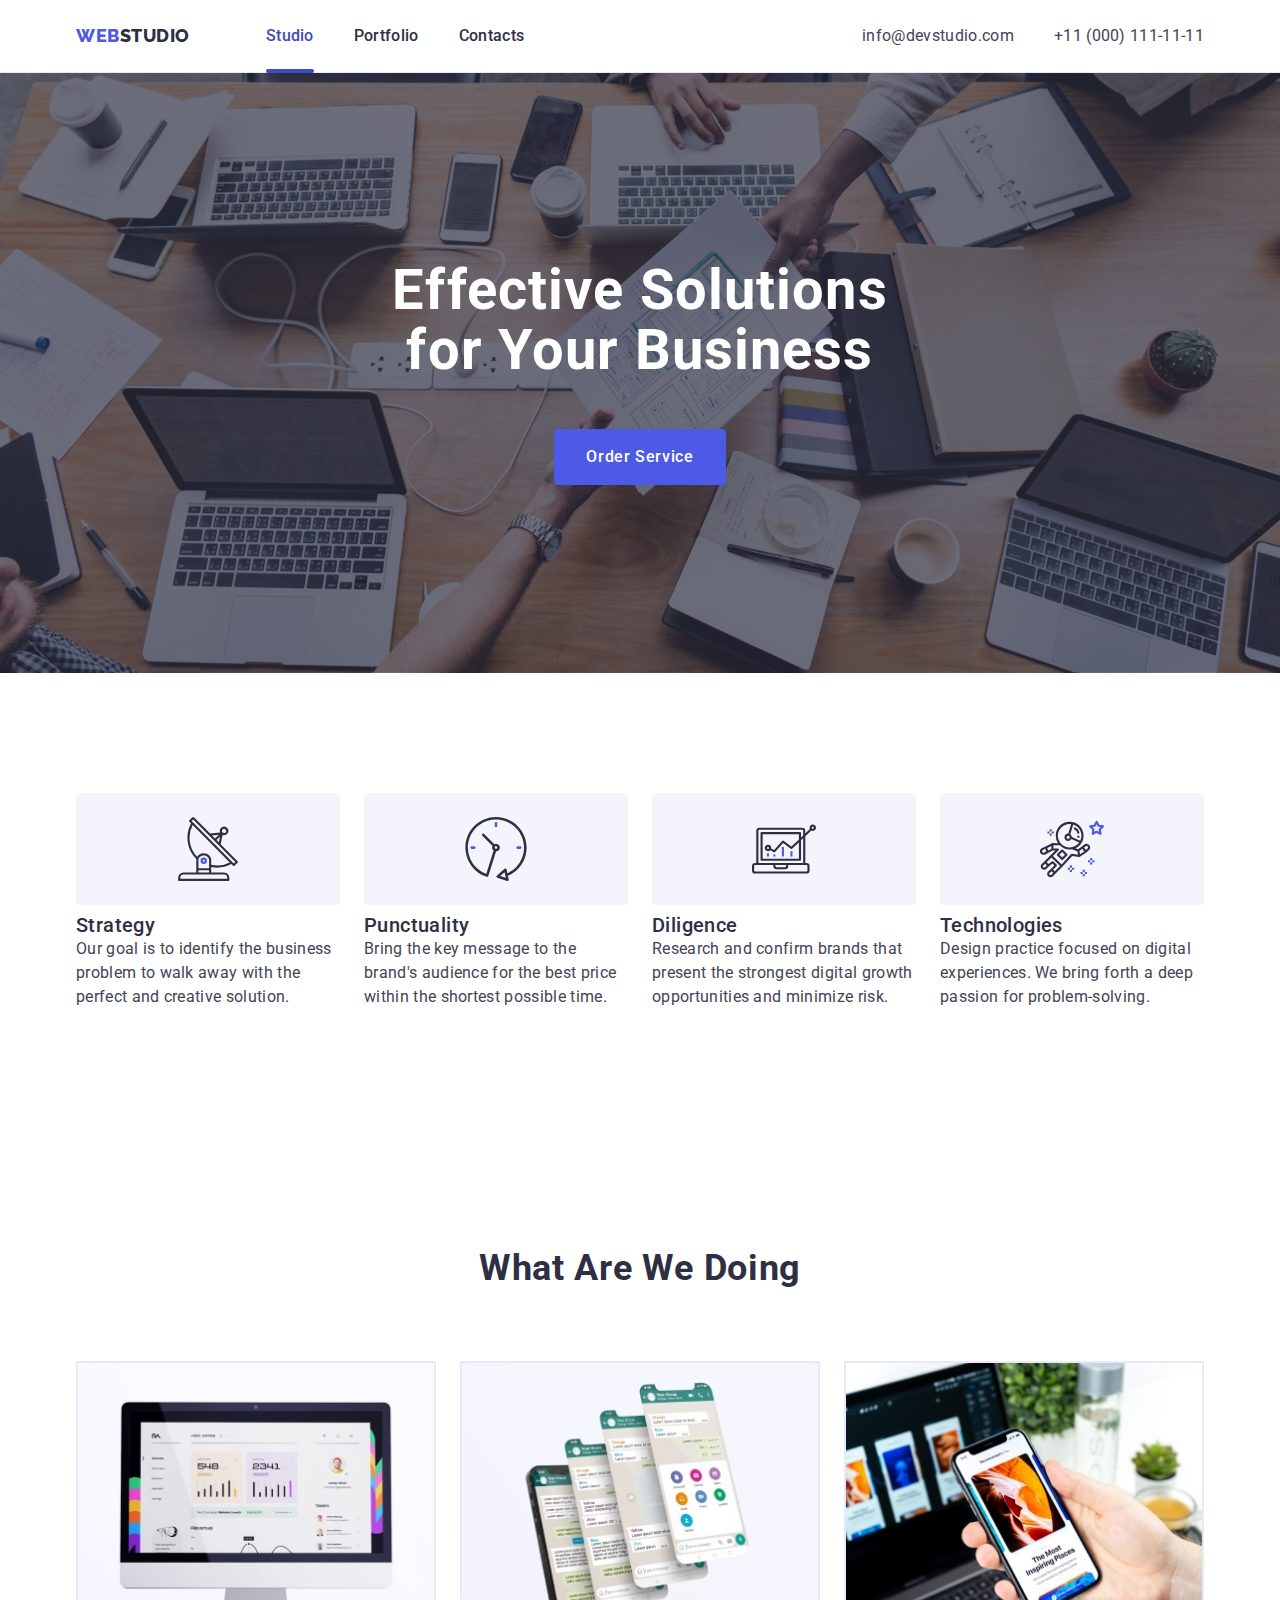
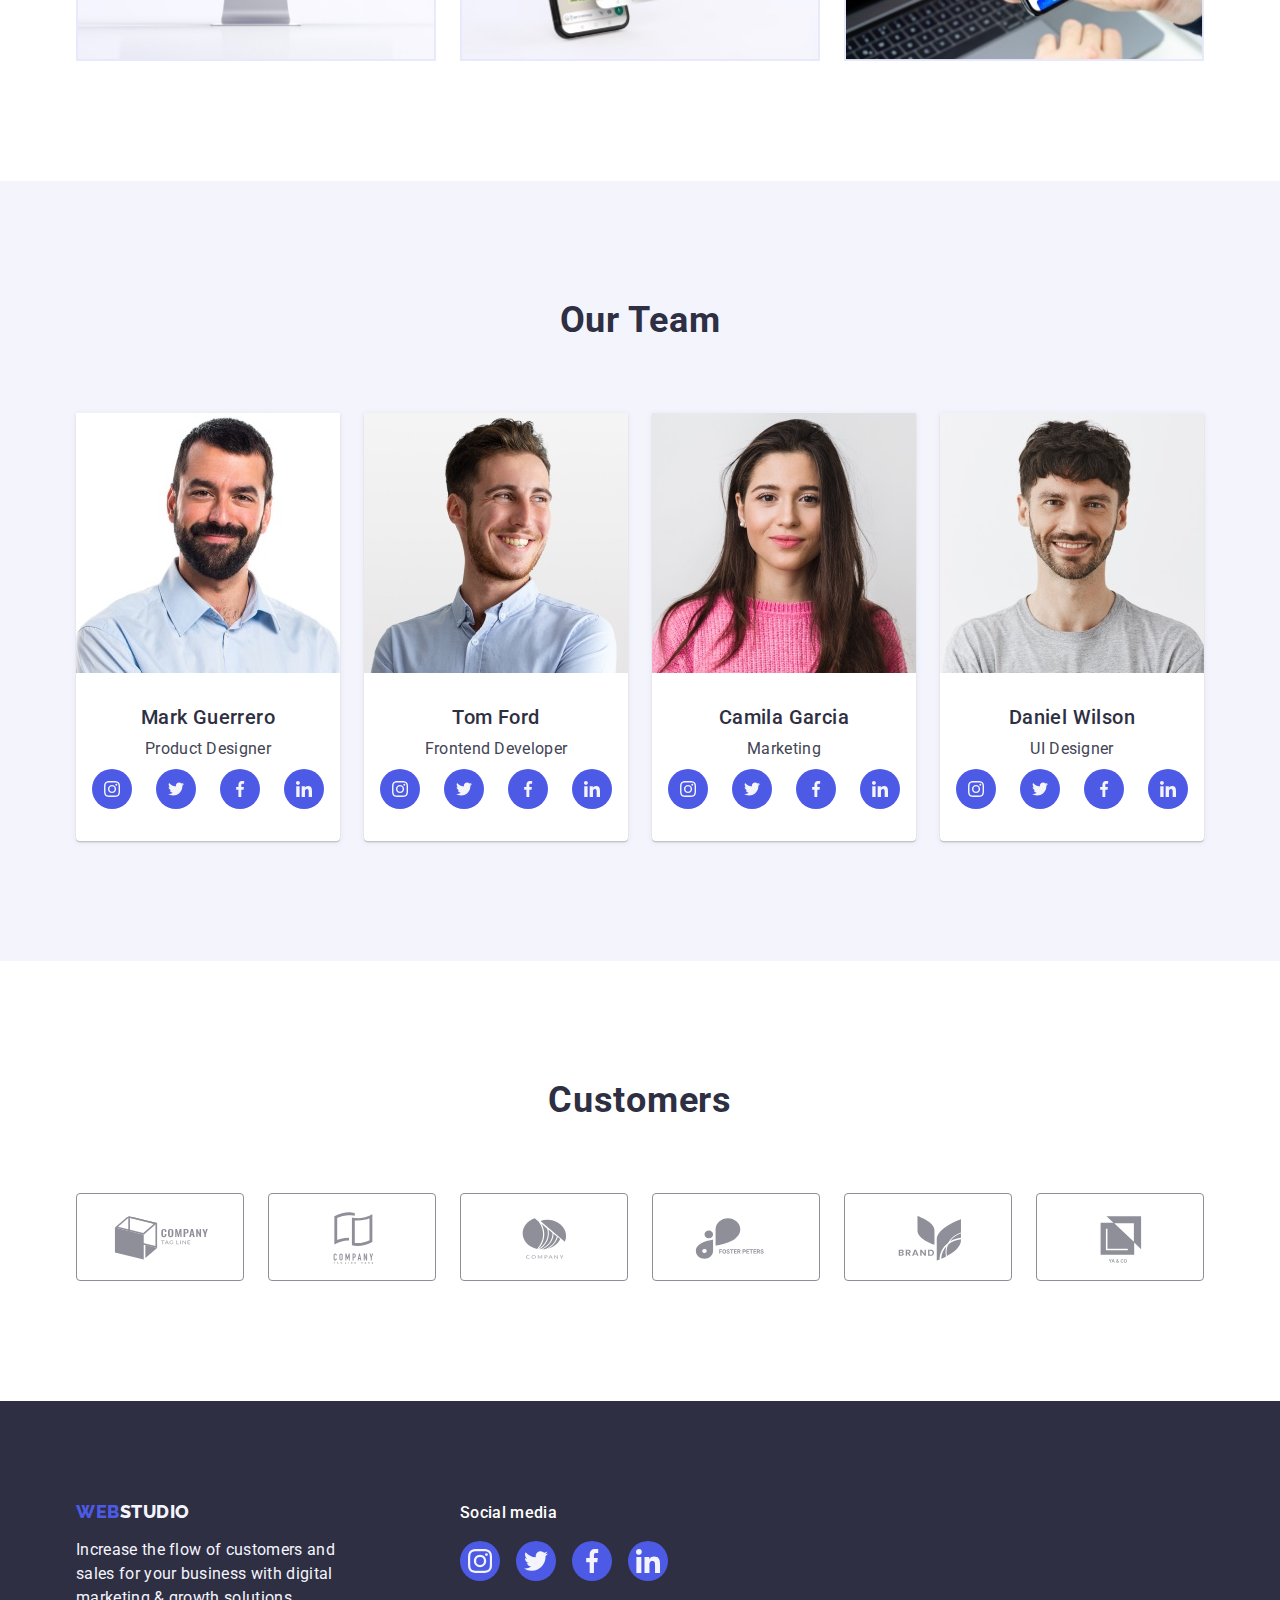
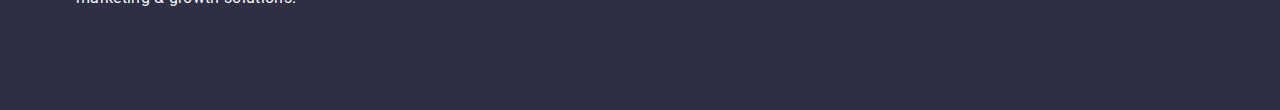
<file: index.html>
<!DOCTYPE html>
<html lang="en">
  <head>
    <meta charset="UTF-8" />
    <meta name="viewport" content="width=device-width, initial-scale=1.0" />
    <title>WebStudio</title>
    <link rel="preconnect" href="https://fonts.googleapis.com" />
    <link rel="preconnect" href="https://fonts.gstatic.com" crossorigin />
    <link
      href="https://fonts.googleapis.com/css2?family=Raleway:wght@800&family=Roboto:wght@400;500;700&display=swap"
      rel="stylesheet"
    />
    <link rel="stylesheet" href="./css/lib/modern-normalize.min.css" />
    <link rel="stylesheet" href="./css/style.css" />
  </head>
  <body>
    <!-- Header -->
    <header id="header" class="header">
      <div class="container">
        <nav class="header-nav">
          <a class="header-logo logo link" href="./index.html"
            >Web<span class="logo-accent">Studio</span></a
          >
          <ul class="header-list list">
            <li class="header-list-item item">
              <a class="header-list-link link current" href="./index.html"
                >Studio</a
              >
            </li>
            <li class="header-list-item item">
              <a class="header-list-link link" href="./portfolio.html"
                >Portfolio</a
              >
            </li>
            <li class="header-list-item item">
              <a class="header-list-link link" href="">Contacts</a>
            </li>
          </ul>
        </nav>
        <address class="header-adress adress">
          <ul class="header-adress-list list">
            <li class="header-adress-list-item item">
              <a
                class="header-adress-list-link link"
                href="mailto:info@devstudio.com"
                >info@devstudio.com</a
              >
            </li>
            <li class="header-adress-list-item item">
              <a class="header-adress-list-link link" href="tel:+110001111111"
                >+11 (000) 111-11-11</a
              >
            </li>
          </ul>
        </address>
      </div>
    </header>
    <!-- Main -->
    <main id="main-page" class="page main-page">
      <!-- Hero -->
      <section id="hero" class="hero section">
        <div class="container">
          <h1 class="hero-title title">
            Effective Solutions for Your Business
          </h1>
          <button
            id="order-service"
            class="btn btn-accent order-service"
            type="button"
            data-modal-open
          >
            Order Service
          </button>
        </div>
      </section>
      <!-- Our advantages -->
      <section id="our-advantages" class="advantages section">
        <div class="container">
          <h2 class="advantages-title section-title title visually-hidden">
            Our Advantages
          </h2>
          <ul class="advantages-list list">
            <li class="advantages-list-item item">
              <div class="advantages-item-thumb thumb">
                <svg width="64" height="64">
                  <use href="./images/icons.svg#icon-antenna"></use>
                </svg>
              </div>
              <h3 class="advantages-list-title title">Strategy</h3>
              <p class="advantages-list-text text">
                Our goal is to identify the business problem to walk away with
                the perfect and creative solution.
              </p>
            </li>
            <li class="advantages-list-item item">
              <div class="advantages-item-thumb thumb">
                <svg width="64" height="64">
                  <use href="./images/icons.svg#icon-clock"></use>
                </svg>
              </div>
              <h3 class="advantages-list-title title">Punctuality</h3>
              <p class="advantages-list-text text">
                Bring the key message to the brand's audience for the best price
                within the shortest possible time.
              </p>
            </li>
            <li class="advantages-list-item item">
              <div class="advantages-item-thumb thumb">
                <svg width="64" height="64">
                  <use href="./images/icons.svg#icon-diagram"></use>
                </svg>
              </div>
              <h3 class="advantages-list-title title">Diligence</h3>
              <p class="advantages-list-text text">
                Research and confirm brands that present the strongest digital
                growth opportunities and minimize risk.
              </p>
            </li>
            <li class="advantages-list-item item">
              <div class="advantages-item-thumb thumb">
                <svg width="64" height="64">
                  <use href="./images/icons.svg#icon-astronaut"></use>
                </svg>
              </div>
              <h3 class="advantages-list-title title">Technologies</h3>
              <p class="advantages-list-text text">
                Design practice focused on digital experiences. We bring forth a
                deep passion for problem-solving.
              </p>
            </li>
          </ul>
        </div>
      </section>
      <!-- What are we doing -->
      <section id="services" class="services section">
        <div class="container">
          <h2 class="services-title section-title title">What are we doing</h2>
          <ul class="services-list list">
            <li class="services-list-item item">
              <img
                src="./images/wawd-img-1.jpg"
                alt="Computer"
                width="360"
                height="300"
              />
            </li>
            <li class="services-list-item item">
              <img
                src="./images/wawd-img-2.jpg"
                alt="Phones with different layouts"
                width="360"
                height="300"
              />
            </li>
            <li class="services-list-item item">
              <img
                src="./images/wawd-img-3.jpg"
                alt="Phone in a hand infront of macbook"
                width="360"
                height="300"
              />
            </li>
          </ul>
        </div>
      </section>
      <!-- Our team -->
      <section id="our-team" class="team section">
        <div class="container">
          <h2 class="team-title section-title title">Our Team</h2>
          <ul class="team-list list">
            <li class="team-list-item item">
              <div class="thumb">
                <img
                  src="./images/team/img-1.jpg"
                  alt="Mark Guerrero"
                  width="264"
                  height="260"
                />
              </div>
              <div class="team-item-desc">
                <h3 class="team-list-title title">Mark Guerrero</h3>
                <p class="team-list-text text">Product Designer</p>
                <ul class="team-list-social list">
                  <li class="team-list-social-item item">
                    <a href="" class="team-list-social-link link">
                      <svg class="team-list-social-icon" width="16" height="16">
                        <use href="./images/icons.svg#icon-instagram"></use>
                      </svg>
                    </a>
                  </li>
                  <li class="team-list-social-item item">
                    <a href="" class="team-list-social-link link">
                      <svg class="team-list-social-icon" width="16" height="16">
                        <use href="./images/icons.svg#icon-twitter"></use>
                      </svg>
                    </a>
                  </li>
                  <li class="team-list-social-item item">
                    <a href="" class="team-list-social-link link">
                      <svg class="team-list-social-icon" width="16" height="16">
                        <use href="./images/icons.svg#icon-facebook"></use>
                      </svg>
                    </a>
                  </li>
                  <li class="team-list-social-item item">
                    <a href="" class="team-list-social-link link">
                      <svg class="team-list-social-icon" width="16" height="16">
                        <use href="./images/icons.svg#icon-linkedin"></use>
                      </svg>
                    </a>
                  </li>
                </ul>
              </div>
            </li>
            <li class="team-list-item item">
              <img
                src="./images/team/img-2.jpg"
                alt="Tom Ford"
                width="264"
                height="260"
              />
              <div class="team-item-desc">
                <h3 class="team-list-title title">Tom Ford</h3>
                <p class="team-list-text text">Frontend Developer</p>
                <ul class="team-list-social list">
                  <li class="team-list-social-item item">
                    <a href="" class="team-list-social-link link">
                      <svg class="team-list-social-icon" width="16" height="16">
                        <use href="./images/icons.svg#icon-instagram"></use>
                      </svg>
                    </a>
                  </li>
                  <li class="team-list-social-item item">
                    <a href="" class="team-list-social-link link">
                      <svg class="team-list-social-icon" width="16" height="16">
                        <use href="./images/icons.svg#icon-twitter"></use>
                      </svg>
                    </a>
                  </li>
                  <li class="team-list-social-item item">
                    <a href="" class="team-list-social-link link">
                      <svg class="team-list-social-icon" width="16" height="16">
                        <use href="./images/icons.svg#icon-facebook"></use>
                      </svg>
                    </a>
                  </li>
                  <li class="team-list-social-item item">
                    <a href="" class="team-list-social-link link">
                      <svg class="team-list-social-icon" width="16" height="16">
                        <use href="./images/icons.svg#icon-linkedin"></use>
                      </svg>
                    </a>
                  </li>
                </ul>
              </div>
            </li>
            <li class="team-list-item item">
              <img
                src="./images/team/img-3.jpg"
                alt="Camila Garcia"
                width="264"
                height="260"
              />
              <div class="team-item-desc">
                <h3 class="team-list-title title">Camila Garcia</h3>
                <p class="team-list-text text">Marketing</p>
                <ul class="team-list-social list">
                  <li class="team-list-social-item item">
                    <a href="" class="team-list-social-link link">
                      <svg class="team-list-social-icon" width="16" height="16">
                        <use href="./images/icons.svg#icon-instagram"></use>
                      </svg>
                    </a>
                  </li>
                  <li class="team-list-social-item item">
                    <a href="" class="team-list-social-link link">
                      <svg class="team-list-social-icon" width="16" height="16">
                        <use href="./images/icons.svg#icon-twitter"></use>
                      </svg>
                    </a>
                  </li>
                  <li class="team-list-social-item item">
                    <a href="" class="team-list-social-link link">
                      <svg class="team-list-social-icon" width="16" height="16">
                        <use href="./images/icons.svg#icon-facebook"></use>
                      </svg>
                    </a>
                  </li>
                  <li class="team-list-social-item item">
                    <a href="" class="team-list-social-link link">
                      <svg class="team-list-social-icon" width="16" height="16">
                        <use href="./images/icons.svg#icon-linkedin"></use>
                      </svg>
                    </a>
                  </li>
                </ul>
              </div>
            </li>
            <li class="team-list-item item">
              <img
                src="./images/team/img-4.jpg"
                alt="Daniel Wilson"
                width="264"
                height="260"
              />
              <div class="team-item-desc">
                <h3 class="team-list-title title">Daniel Wilson</h3>
                <p class="team-list-text text">UI Designer</p>
                <ul class="team-list-social list">
                  <li class="team-list-social-item item">
                    <a href="" class="team-list-social-link link">
                      <svg class="team-list-social-icon" width="16" height="16">
                        <use href="./images/icons.svg#icon-instagram"></use>
                      </svg>
                    </a>
                  </li>
                  <li class="team-list-social-item item">
                    <a href="" class="team-list-social-link link">
                      <svg class="team-list-social-icon" width="16" height="16">
                        <use href="./images/icons.svg#icon-twitter"></use>
                      </svg>
                    </a>
                  </li>
                  <li class="team-list-social-item item">
                    <a href="" class="team-list-social-link link">
                      <svg class="team-list-social-icon" width="16" height="16">
                        <use href="./images/icons.svg#icon-facebook"></use>
                      </svg>
                    </a>
                  </li>
                  <li class="team-list-social-item item">
                    <a href="" class="team-list-social-link link">
                      <svg class="team-list-social-icon" width="16" height="16">
                        <use href="./images/icons.svg#icon-linkedin"></use>
                      </svg>
                    </a>
                  </li>
                </ul>
              </div>
            </li>
          </ul>
        </div>
      </section>
      <section id="customers" class="customers section">
        <div class="container">
          <h2 class="customers-title section-title title">Customers</h2>
          <ul class="list customers-list">
            <li class="customers-list-item item">
              <a href="" class="customers-list-link">
                <svg width="104" height="56" class="customers-list-icon">
                  <use href="./images/icons.svg#icon-company-1"></use>
                </svg>
              </a>
            </li>
            <li class="customers-list-item item">
              <a href="" class="customers-list-link">
                <svg width="104" height="56" class="customers-list-icon">
                  <use href="./images/icons.svg#icon-company-2"></use>
                </svg>
              </a>
            </li>
            <li class="customers-list-item item">
              <a href="" class="customers-list-link">
                <svg width="104" height="56" class="customers-list-icon">
                  <use href="./images/icons.svg#icon-company-3"></use>
                </svg>
              </a>
            </li>
            <li class="customers-list-item item">
              <a href="" class="customers-list-link">
                <svg width="104" height="56" class="customers-list-icon">
                  <use href="./images/icons.svg#icon-company-4"></use>
                </svg>
              </a>
            </li>
            <li class="customers-list-item item">
              <a href="" class="customers-list-link">
                <svg width="104" height="56" class="customers-list-icon">
                  <use href="./images/icons.svg#icon-company-5"></use>
                </svg>
              </a>
            </li>
            <li class="customers-list-item item">
              <a href="" class="customers-list-link">
                <svg width="104" height="56" class="customers-list-icon">
                  <use href="./images/icons.svg#icon-company-6"></use>
                </svg>
              </a>
            </li>
          </ul>
        </div>
      </section>
    </main>
    <!-- Footer -->
    <footer id="footer" class="footer">
      <div class="container">
        <div class="footer-quote">
          <a class="footer-logo logo link" href="./index.html"
            >Web<span class="logo-accent">Studio</span></a
          >
          <p class="footer-text text">
            Increase the flow of customers and sales for your business with
            digital marketing & growth solutions.
          </p>
        </div>
        <div class="footer-socials">
          <p class="footer-socials-title title">Social media</p>
          <ul class="footer-list-social list">
            <li class="footer-list-social-item item">
              <a href="" class="footer-list-social-link link">
                <svg class="footer-list-social-icon" width="24" height="24">
                  <use href="./images/icons.svg#icon-instagram"></use>
                </svg>
              </a>
            </li>
            <li class="footer-list-social-item item">
              <a href="" class="footer-list-social-link link">
                <svg class="footer-list-social-icon" width="24" height="24">
                  <use href="./images/icons.svg#icon-twitter"></use>
                </svg>
              </a>
            </li>
            <li class="footer-list-social-item item">
              <a href="" class="footer-list-social-link link">
                <svg class="footer-list-social-icon" width="24" height="24">
                  <use href="./images/icons.svg#icon-facebook"></use>
                </svg>
              </a>
            </li>
            <li class="footer-list-social-item item">
              <a href="" class="footer-list-social-link link">
                <svg class="footer-list-social-icon" width="24" height="24">
                  <use href="./images/icons.svg#icon-linkedin"></use>
                </svg>
              </a>
            </li>
          </ul>
        </div>
      </div>
    </footer>

    <!-- Modal -->
    <div class="backdrop is-hidden" data-modal>
      <div class="modal">
        <button class="modal-close-btn btn" type="button" data-modal-close>
          <svg class="modal-btn-icon" width="8" height="8">
            <use href="./images/icons.svg#icon-close"></use>
          </svg>
        </button>
      </div>
    </div>
    <script src="./js/modal.js"></script>
  </body>
</html>
</file>
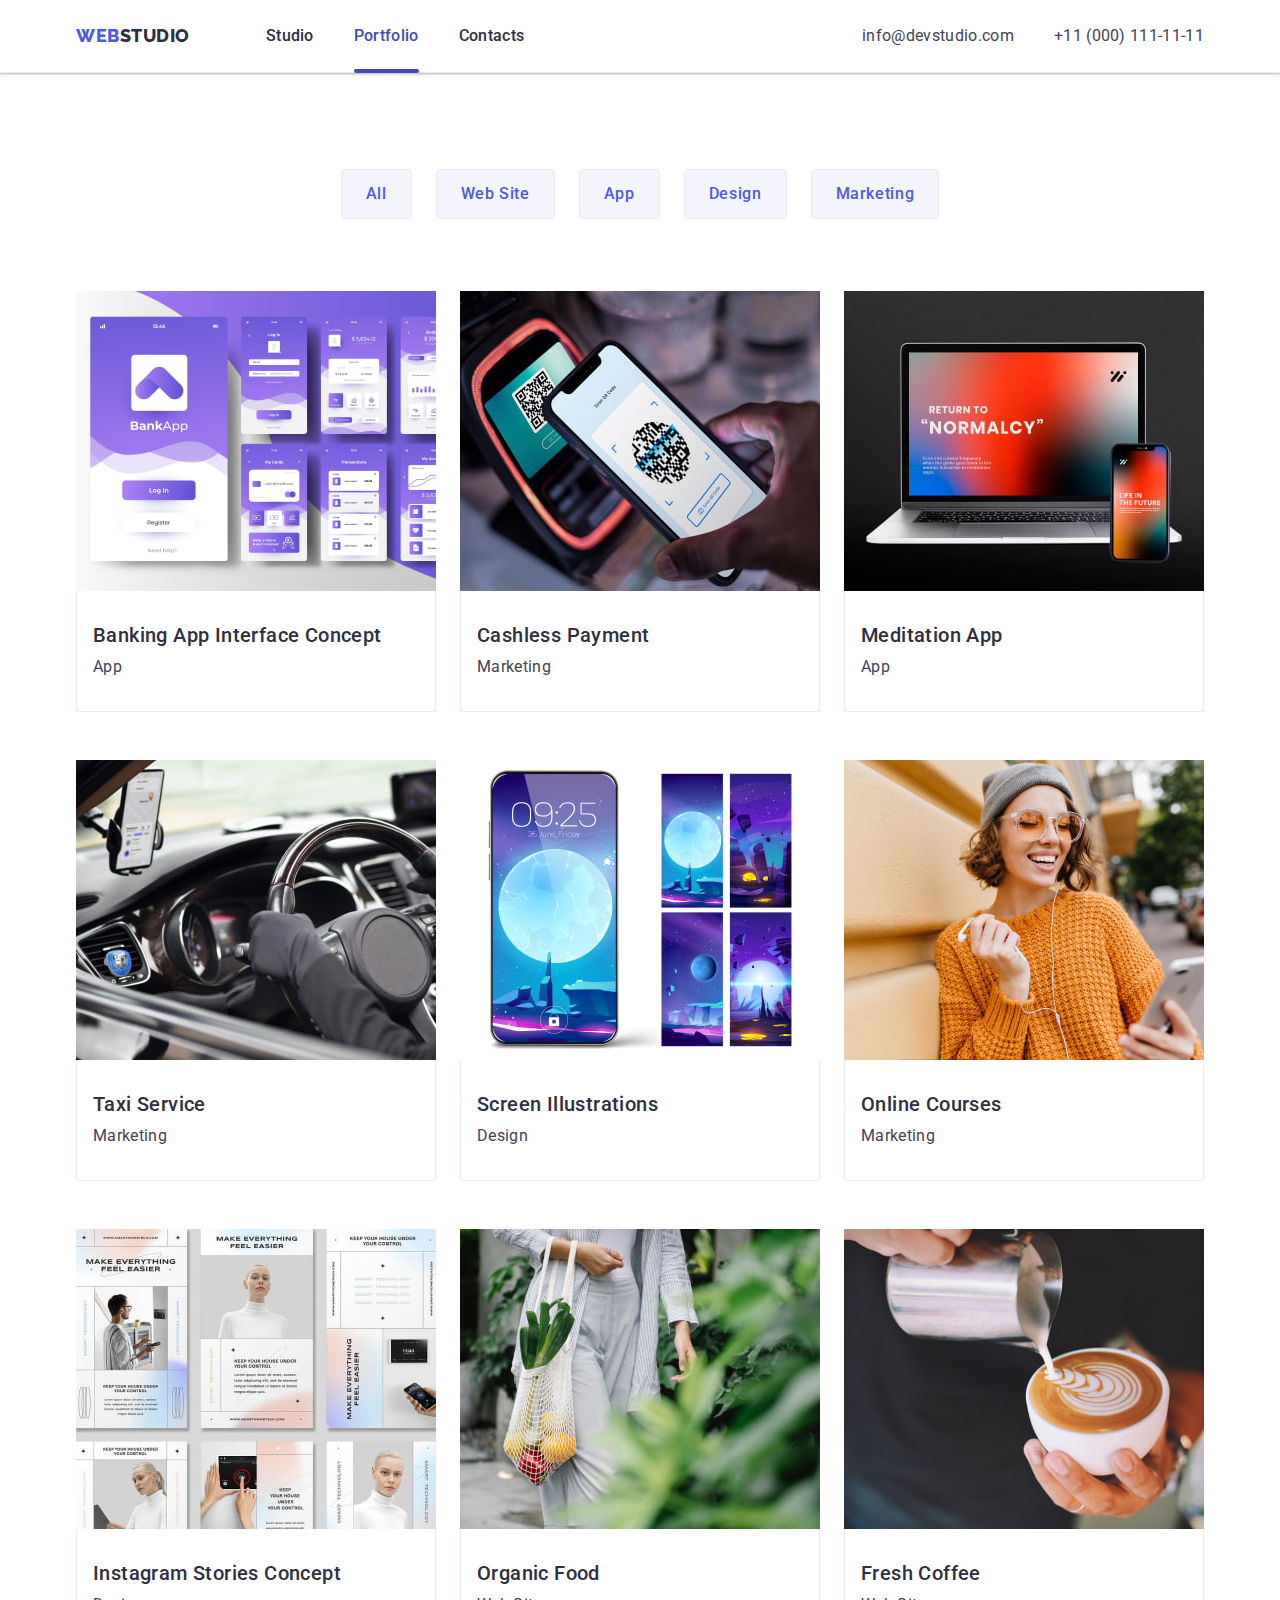
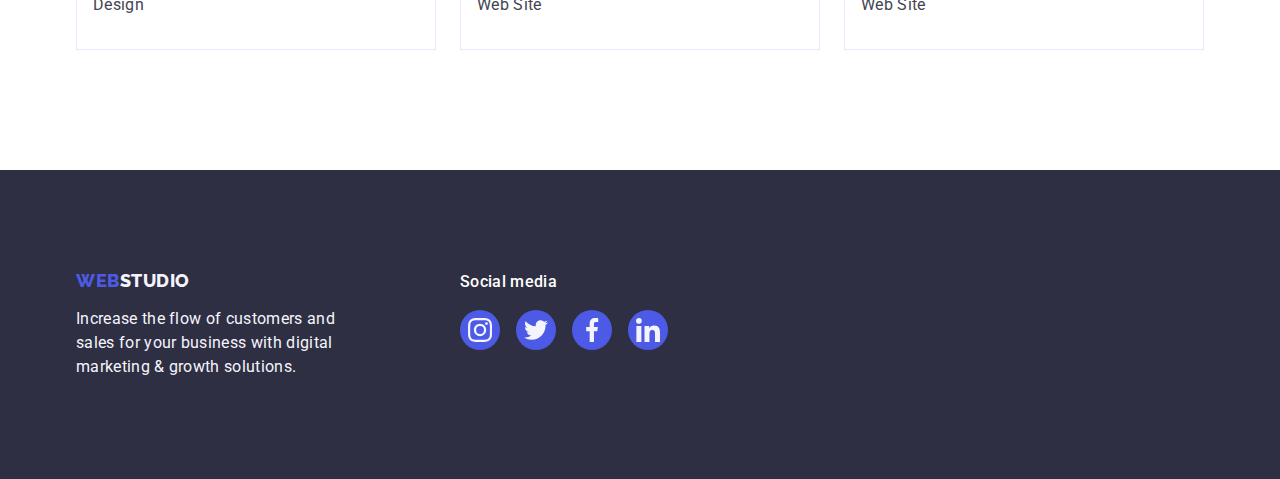
<file: portfolio.html>
<!DOCTYPE html>
<html lang="en">
  <head>
    <meta charset="UTF-8" />
    <meta name="viewport" content="width=device-width, initial-scale=1.0" />
    <title>Portfolio | WebStudio</title>
    <link rel="preconnect" href="https://fonts.googleapis.com" />
    <link rel="preconnect" href="https://fonts.gstatic.com" crossorigin />
    <link
      href="https://fonts.googleapis.com/css2?family=Raleway:wght@800&family=Roboto:wght@400;500;700&display=swap"
      rel="stylesheet"
    />
    <link rel="stylesheet" href="./css/lib/modern-normalize.min.css" />
    <link rel="stylesheet" href="./css/style.css" />
  </head>
  <body>
    <!-- Header -->
    <header id="header" class="header">
      <div class="container">
        <nav class="header-nav">
          <a class="header-logo logo link" href="./index.html"
            >Web<span class="logo-accent">Studio</span></a
          >
          <ul class="header-list list">
            <li class="header-list-item item">
              <a class="header-list-link link" href="./index.html">Studio</a>
            </li>
            <li class="header-list-item item">
              <a class="header-list-link link current" href="./portfolio.html"
                >Portfolio</a
              >
            </li>
            <li class="header-list-item item">
              <a class="header-list-link link" href="">Contacts</a>
            </li>
          </ul>
        </nav>
        <address class="header-adress adress">
          <ul class="header-adress-list list">
            <li class="header-adress-list-item item">
              <a
                class="header-adress-list-link link"
                href="mailto:info@devstudio.com"
                >info@devstudio.com</a
              >
            </li>
            <li class="header-adress-list-item item">
              <a class="header-adress-list-link link" href="tel:+110001111111"
                >+11 (000) 111-11-11</a
              >
            </li>
          </ul>
        </address>
      </div>
    </header>
    <!-- Main -->
    <main id="portfolio-page" class="page portfolio-page">
      <!-- Portfolio -->
      <section id="portfolio" class="portfolio section">
        <div class="container">
          <h1 class="portfolio-title title visually-hidden">Portfolio</h1>
          <!-- Portfolio filter-->
          <ul id="filter" class="portfolio-filter-list list">
            <li class="portfolio-filter-item item">
              <button type="button" class="btn btn-secondary">All</button>
            </li>
            <li class="portfolio-filter-item item">
              <button type="button" class="btn btn-secondary">Web Site</button>
            </li>
            <li class="portfolio-filter-item item">
              <button type="button" class="btn btn-secondary">App</button>
            </li>
            <li class="portfolio-filter-item item">
              <button type="button" class="btn btn-secondary">Design</button>
            </li>
            <li class="portfolio-filter-item item">
              <button type="button" class="btn btn-secondary">Marketing</button>
            </li>
          </ul>
          <!-- Projects -->
          <ul id="projects" class="portfolio-projects-list list">
            <li class="portfolio-projects-item item">
              <a
                class="portfolio-projects-item-link link"
                href="#"
                target="_blank"
                rel="noreferrer noopener nofollow"
              >
                <div class="thumb protfolio-thumb">
                  <img
                    src="./images/portfolio/img-1.jpg"
                    width="360"
                    height="300"
                    alt="Mobile views of the banking app interface"
                  />
                  <p class="portfolio-projects-item-overlay-text text">
                    14 Stylish and User-Friendly App Design Concepts · Task
                    Manager App · Calorie Tracker App · Exotic Fruit Ecommerce
                    App · Cloud Storage App
                  </p>
                </div>
                <div class="portfolio-projects-item-desc">
                  <h2 class="portfolio-projects-item-title title">
                    Banking App Interface Concept
                  </h2>
                  <p class="portfolio-projects-item-text text">App</p>
                </div>
              </a>
            </li>
            <li class="portfolio-projects-item item">
              <a
                class="portfolio-projects-item-link link"
                href="#"
                target="_blank"
                rel="noreferrer noopener nofollow"
              >
                <div class="thumb protfolio-thumb">
                  <img
                    src="./images/portfolio/img-2.jpg"
                    width="360"
                    height="300"
                    alt="Mobile phone which scans a QR code"
                  />
                  <p class="portfolio-projects-item-overlay-text text">
                    14 Stylish and User-Friendly App Design Concepts · Task
                    Manager App · Calorie Tracker App · Exotic Fruit Ecommerce
                    App · Cloud Storage App
                  </p>
                </div>
                <div class="portfolio-projects-item-desc">
                  <h2 class="portfolio-projects-item-title title">
                    Cashless Payment
                  </h2>
                  <p class="portfolio-projects-item-text text">Marketing</p>
                </div>
              </a>
            </li>
            <li class="portfolio-projects-item item">
              <a
                class="portfolio-projects-item-link link"
                href="#"
                target="_blank"
                rel="noreferrer noopener nofollow"
              >
                <div class="thumb protfolio-thumb">
                  <img
                    src="./images/portfolio/img-3.jpg"
                    width="360"
                    height="300"
                    alt="Mobile phone and laptop with a meditation app interface"
                  />
                  <p class="portfolio-projects-item-overlay-text text">
                    14 Stylish and User-Friendly App Design Concepts · Task
                    Manager App · Calorie Tracker App · Exotic Fruit Ecommerce
                    App · Cloud Storage App
                  </p>
                </div>
                <div class="portfolio-projects-item-desc">
                  <h2 class="portfolio-projects-item-title title">
                    Meditation App
                  </h2>
                  <p class="portfolio-projects-item-text text">App</p>
                </div>
              </a>
            </li>
            <li class="portfolio-projects-item item">
              <a
                class="portfolio-projects-item-link link"
                href="#"
                target="_blank"
                rel="noreferrer noopener nofollow"
              >
                <div class="thumb protfolio-thumb">
                  <img
                    src="./images/portfolio/img-4.jpg"
                    width="360"
                    height="300"
                    alt="Car interior with a taxi service app interface"
                  />
                  <p class="portfolio-projects-item-overlay-text text">
                    14 Stylish and User-Friendly App Design Concepts · Task
                    Manager App · Calorie Tracker App · Exotic Fruit Ecommerce
                    App · Cloud Storage App
                  </p>
                </div>
                <div class="portfolio-projects-item-desc">
                  <h2 class="portfolio-projects-item-title title">
                    Taxi Service
                  </h2>
                  <p class="portfolio-projects-item-text text">Marketing</p>
                </div>
              </a>
            </li>
            <li class="portfolio-projects-item item">
              <a
                class="portfolio-projects-item-link link"
                href="#"
                target="_blank"
                rel="noreferrer noopener nofollow"
              >
                <div class="thumb protfolio-thumb">
                  <img
                    src="./images/portfolio/img-5.jpg"
                    width="360"
                    height="300"
                    alt="Mobile phone with different screen illustrations"
                  />
                  <p class="portfolio-projects-item-overlay-text text">
                    14 Stylish and User-Friendly App Design Concepts · Task
                    Manager App · Calorie Tracker App · Exotic Fruit Ecommerce
                    App · Cloud Storage App
                  </p>
                </div>
                <div class="portfolio-projects-item-desc">
                  <h2 class="portfolio-projects-item-title title">
                    Screen Illustrations
                  </h2>
                  <p class="portfolio-projects-item-text text">Design</p>
                </div>
              </a>
            </li>
            <li class="portfolio-projects-item item">
              <a
                class="portfolio-projects-item-link link"
                href="#"
                target="_blank"
                rel="noreferrer noopener nofollow"
              >
                <div class="thumb protfolio-thumb">
                  <img
                    src="./images/portfolio/img-6.jpg"
                    width="360"
                    height="300"
                    alt="A girl in orange sweater with a phone in her hands"
                  />
                  <p class="portfolio-projects-item-overlay-text text">
                    14 Stylish and User-Friendly App Design Concepts · Task
                    Manager App · Calorie Tracker App · Exotic Fruit Ecommerce
                    App · Cloud Storage App
                  </p>
                </div>
                <div class="portfolio-projects-item-desc">
                  <h2 class="portfolio-projects-item-title title">
                    Online Courses
                  </h2>
                  <p class="portfolio-projects-item-text text">Marketing</p>
                </div>
              </a>
            </li>
            <li class="portfolio-projects-item item">
              <a
                class="portfolio-projects-item-link link"
                href="#"
                target="_blank"
                rel="noreferrer noopener nofollow"
              >
                <div class="thumb protfolio-thumb">
                  <img
                    src="./images/portfolio/img-7.jpg"
                    width="360"
                    height="300"
                    alt="Instagramm stories with different layouts"
                  />
                  <p class="portfolio-projects-item-overlay-text text">
                    14 Stylish and User-Friendly App Design Concepts · Task
                    Manager App · Calorie Tracker App · Exotic Fruit Ecommerce
                    App · Cloud Storage App
                  </p>
                </div>
                <div class="portfolio-projects-item-desc">
                  <h2 class="portfolio-projects-item-title title">
                    Instagram Stories Concept
                  </h2>
                  <p class="portfolio-projects-item-text text">Design</p>
                </div>
              </a>
            </li>
            <li class="portfolio-projects-item item">
              <a
                class="portfolio-projects-item-link link"
                href="#"
                target="_blank"
                rel="noreferrer noopener nofollow"
              >
                <div class="thumb protfolio-thumb">
                  <img
                    src="./images/portfolio/img-8.jpg"
                    width="360"
                    height="300"
                    alt="A girl with organic food in net bag"
                  />
                  <p class="portfolio-projects-item-overlay-text text">
                    14 Stylish and User-Friendly App Design Concepts · Task
                    Manager App · Calorie Tracker App · Exotic Fruit Ecommerce
                    App · Cloud Storage App
                  </p>
                </div>
                <div class="portfolio-projects-item-desc">
                  <h2 class="portfolio-projects-item-title title">
                    Organic Food
                  </h2>
                  <p class="portfolio-projects-item-text text">Web Site</p>
                </div>
              </a>
            </li>
            <li class="portfolio-projects-item item">
              <a
                class="portfolio-projects-item-link link"
                href="#"
                target="_blank"
                rel="noreferrer noopener nofollow"
              >
                <div class="thumb protfolio-thumb">
                  <img
                    src="./images/portfolio/img-9.jpg"
                    width="360"
                    height="300"
                    alt="Barista with a cup of coffee"
                  />
                  <p class="portfolio-projects-item-overlay-text text">
                    14 Stylish and User-Friendly App Design Concepts · Task
                    Manager App · Calorie Tracker App · Exotic Fruit Ecommerce
                    App · Cloud Storage App
                  </p>
                </div>
                <div class="portfolio-projects-item-desc">
                  <h2 class="portfolio-projects-item-title title">
                    Fresh Coffee
                  </h2>
                  <p class="portfolio-projects-item-text text">Web Site</p>
                </div>
              </a>
            </li>
          </ul>
        </div>
      </section>
    </main>
    <!-- Footer -->
    <footer id="footer" class="footer">
      <div class="container">
        <div class="footer-quote">
          <a class="footer-logo logo link" href="./index.html"
            >Web<span class="logo-accent">Studio</span></a
          >
          <p class="footer-text text">
            Increase the flow of customers and sales for your business with
            digital marketing & growth solutions.
          </p>
        </div>
        <div class="footer-socials">
          <p class="footer-socials-title title">Social media</p>
          <ul class="footer-list-social list">
            <li class="footer-list-social-item item">
              <a href="" class="footer-list-social-link link">
                <svg class="footer-list-social-icon" width="24" height="24">
                  <use href="./images/icons.svg#icon-instagram"></use>
                </svg>
              </a>
            </li>
            <li class="footer-list-social-item item">
              <a href="" class="footer-list-social-link link">
                <svg class="footer-list-social-icon" width="24" height="24">
                  <use href="./images/icons.svg#icon-twitter"></use>
                </svg>
              </a>
            </li>
            <li class="footer-list-social-item item">
              <a href="" class="footer-list-social-link link">
                <svg class="footer-list-social-icon" width="24" height="24">
                  <use href="./images/icons.svg#icon-facebook"></use>
                </svg>
              </a>
            </li>
            <li class="footer-list-social-item item">
              <a href="" class="footer-list-social-link link">
                <svg class="footer-list-social-icon" width="24" height="24">
                  <use href="./images/icons.svg#icon-linkedin"></use>
                </svg>
              </a>
            </li>
          </ul>
        </div>
      </div>
    </footer>
  </body>
</html>
</file>
<file: css/style.css>
* {
  box-sizing: border-box;
}

:root {
  /** Fonts **/
  --main-font: "Roboto", sans-serif;
  --logo-font: "Raleway", sans-serif;

  /** Colors **/

  --active-color: #404bbf;

  --main-bg-color: #fff;
  --section-dark-bg-color: #2e2f42;
  --section-light-color: #f4f4fd;

  --logo-accent-color: #4d5ae5;
  --title-dark-color: #2e2f42;
  --text-dark-color: #434455;
  --text-light-color: #fff;
  --text-light-accent-color: #4d5ae5;
  --text-active-color: #404bbf;
  --text-secondary-light-color: #f4f4fd;

  --button-accent-bg-color: #4d5ae5;
  --button-secondary-bg-color: #f4f4fd;
  --button-secondary-active-bg-color: #404bbf;

  --border-light-color: #e7e9fc;
  --border-dark-color: #8e8f99;

  --hero-overlay-bg-color: rgba(46, 47, 66, 0.7);
  --advantages-bg-color: #f4f4fd;
  --social-btn-bg-color: #4d5ae5;
  --social-btn-hover-bg-color: #31d0aa;
  --project-overlay-color: #4d5ae5;
  --backdrop-bg-color: rgba(46, 47, 66, 0.4);
  --modal-bg-color: #fcfcfc;
  --company-icon-bg-color: #8e8f99;

  --default-transition: 250ms cubic-bezier(0.4, 0, 0.2, 1);
}

/** General **/

body {
  font-family: var(--main-font);
  font-size: 16px;
  line-height: 1.5;
  letter-spacing: 0.02em;
  background-color: var(--main-bg-color);
  color: var(--text-dark-color);
  margin: 0px;
  padding: 0px;
}

.container {
  width: 1158px;
  padding: 0 15px;
  margin: 0 auto;
}

a {
  text-decoration: none;
  color: currentColor;
}

address {
  font-style: inherit;
}

button {
  color: currentColor;
  cursor: pointer;
}

h1,
h2,
h3,
h4,
h5,
h6,
p {
  margin: 0px;
}

img {
  display: block;
  max-width: 100%;
  height: auto;
}

.nav {
}

.section {
  padding: 120px 0;
}

.list {
  list-style: none;
  margin: 0;
  padding: 0;
}

.item {
}

.link {
}

.title {
  color: var(--title-dark-color);
  font-size: 20px;
  font-weight: 500;
  line-height: 1.2;
}

.section-title {
  font-size: 36px;
  font-weight: 700;
  line-height: 1.11;
  letter-spacing: 0.02em;
  text-transform: capitalize;
  text-align: center;
}

.text {
}

.logo {
  color: var(--logo-accent-color);
  font-family: var(--logo-font);
  font-size: 18px;
  font-weight: 800;
  line-height: 1.17;
  letter-spacing: 0.03em;
  text-transform: uppercase;
}

.logo-accent {
  color: var(--title-dark-color);
}

.page {
}

.visually-hidden {
  position: absolute;
  width: 1px;
  height: 1px;
  margin: -1px;
  border: 0;
  padding: 0;

  white-space: nowrap;
  clip-path: inset(100%);
  clip: rect(0 0 0 0);
  overflow: hidden;
}

/** Elements **/

.btn {
  border-radius: 4px;
  border-color: transparent;
  color: var(--text-light-color);
  letter-spacing: 0.04em;
  font-size: inherit;
}

.btn-accent {
  background-color: var(--button-accent-bg-color);
  line-height: 1.5;
  font-family: var(--main-font);
  font-weight: 500;
  padding: 16px 32px;
  transition: background-color var(--default-transition);
}

.btn-accent:hover,
.btn-accent:focus {
  background-color: var(--button-secondary-active-bg-color);
}

.btn-secondary {
  font-family: var(--main-font);
  line-height: 1.5;
  color: var(--text-light-accent-color);
  font-weight: 500;
  letter-spacing: 0.04em;
  background: var(--button-secondary-bg-color);
  border: 1px solid var(--border-light-color);
  padding: 12px 24px;
  transition: background-color var(--default-transition),
    border-color var(--default-transition), color var(--default-transition);
}

.btn-secondary:hover,
.btn-secondary:focus {
  color: var(--text-light-color);
  border-color: transparent;
  background-color: var(--button-secondary-active-bg-color);
}

/** Header **/

.header {
  border-bottom: 1px solid var(--cornflower, #e7e9fc);
  box-shadow: 0px 2px 1px rgba(46, 47, 66, 0.08),
    0px 1px 1px rgba(46, 47, 66, 0.16), 0px 1px 6px rgba(46, 47, 66, 0.08);
}

.header .container {
  display: flex;
  justify-content: space-between;
  align-items: center;
  align-content: center;
  flex-wrap: nowrap;
  flex-direction: row;
}

.header-nav {
  display: flex;
  align-content: center;
  align-items: center;
  flex-wrap: nowrap;
}
.header-logo {
  margin-right: 76px;
}
.header-list {
  display: flex;
  gap: 40px;
}
.header-list-item {
}
.header-list-link {
  padding: 24px 0;
  color: var(--title-dark-color);
  font-weight: 500;
  display: inline-block;
  position: relative;
  transition: color var(--default-transition);
}
.header-list-link.current::after,
.header-list-link:active::after {
  content: "";
  display: block;
  width: 100%;
  height: 4px;
  background-color: var(--text-active-color);
  border-radius: 2px;
  position: absolute;
  bottom: -1px;
  left: 0;
}

.header-list-link.current,
.header-list-link:hover,
.header-list-link:focus {
  color: var(--text-active-color);
}
.header-adress {
}
.header-adress-list {
  display: flex;
  gap: 40px;
}
.header-adress-list-item {
}
.header-adress-list-link {
  transition: color var(--default-transition);
}
.header-adress-list-link:hover,
.header-adress-list-link:focus {
  color: var(--text-active-color);
}

/** Footer **/

.footer {
  background-color: var(--section-dark-bg-color);
  padding: 100px 0px;
}
.footer > .container {
  display: flex;
  align-items: baseline;
}
.footer-logo {
  display: inline-block;
  margin-bottom: 16px;
}
.footer-logo .logo-accent {
  color: var(--text-secondary-light-color);
}

.footer-text {
  color: var(--text-secondary-light-color);
  width: 264px;
}
.footer-quote {
  margin-right: 120px;
}
.footer-socials {
}
.footer-socials-title {
  font-family: var(--main-font);
  color: var(--text-light-color);
  font-size: 16px;
  line-height: 1.5;
  letter-spacing: 0.02em;
  margin-bottom: 16px;
}
.footer-list-social {
  display: flex;
  gap: 16px;
}

.footer-list-social-item {
}

.footer-list-social-link {
  display: flex;
  width: 40px;
  height: 40px;
  background-color: var(--social-btn-bg-color);
  border-radius: 50%;
  justify-content: center;
  align-items: center;
  cursor: pointer;
  transition: background-color var(--default-transition);
}

.footer-list-social-link:hover,
.footer-list-social-link:focus {
  background-color: var(--social-btn-hover-bg-color);
}

.footer-list-social-icon {
  fill: var(--text-secondary-light-color);
}

/** Modal **/

.backdrop {
  position: fixed;
  width: 100%;
  height: 100%;
  top: 0;
  left: 0;
  opacity: 1;
  transition: opacity 250ms cubic-bezier(0.4, 0, 0.2, 1),
    visibility 250ms cubic-bezier(0.4, 0, 0.2, 1);
  background-color: var(--backdrop-bg-color);
}
.backdrop.is-hidden {
  opacity: 0;
  visibility: hidden;
  pointer-events: none;
  transition: opacity 250ms cubic-bezier(0.4, 0, 0.2, 1),
    visibility 250ms cubic-bezier(0.4, 0, 0.2, 1);
}
.modal {
  width: 408px;
  min-height: 584px;
  border-radius: 4px;
  background-color: var(--modal-bg-color);
  box-shadow: 0px 2px 1px 0px rgba(0, 0, 0, 0.2),
    0px 1px 3px 0px rgba(0, 0, 0, 0.12), 0px 1px 1px 0px rgba(0, 0, 0, 0.14);
  position: absolute;
  left: 50%;
  top: 50%;
  transform: translateX(-50%) translateY(-50%) rotate(0) scale(1);
  transition: transform var(--default-transition);
}
.backdrop.is-hidden .modal {
  transform: translateX(-50%) translateY(-50%) scale(0.01);
}
.modal-close-btn {
  position: absolute;
  display: flex;
  padding: 0;
  top: 24px;
  right: 24px;
  width: 24px;
  height: 24px;
  border-radius: 50%;
  border: 1px solid rgba(0, 0, 0, 0.1);
  background-color: var(--border-light-color);
  align-items: center;
  justify-content: center;
  transition: background-color var(--default-transition),
    border var(--default-transition);
}
.modal-close-btn:active,
.modal-close-btn:focus,
.modal-close-btn:hover {
  background-color: var(--active-color);
  border: none;
}
.modal-close-btn:active .modal-btn-icon,
.modal-close-btn:focus .modal-btn-icon,
.modal-close-btn:hover .modal-btn-icon {
  fill: #ffffff;
}
.modal-btn-icon {
  fill: #000;
  transition: fill var(--default-transition);
}

/** Main page **/

.main-page {
}
.hero {
  background: linear-gradient(
      var(--hero-overlay-bg-color),
      var(--hero-overlay-bg-color)
    ),
    url(../images/people-office.jpg);
  background-repeat: no-repeat;
  background-position: center;
  background-size: cover;
  padding: 188px 0px;
  max-width: 1440px;
  margin: 0 auto;
}

.hero-title {
  color: var(--text-light-color);
  text-align: center;
  font-size: 56px;
  font-weight: 700;
  line-height: 1.07;
  letter-spacing: 0.02em;
  max-width: 496px;
  margin: 0 auto;
}

.order-service {
  min-width: 169px;
  height: 56px;
  border: none;
}

.advantages {
}

.advantages-title {
  letter-spacing: 0.02em;
}

.advantages-list {
  display: flex;
  gap: 24px;
}

.advantages-list-item {
  width: calc((100% - 24px * 2) / 3);
}
.advantages-item-thumb {
  width: 100%;
  height: 112px;
  background-color: var(--advantages-bg-color);
  display: flex;
  align-content: center;
  align-items: center;
  justify-content: center;
  border-radius: 4px;
  margin-bottom: 8px;
}
.advantages-list-title {
  letter-spacing: 0.02em;
}
#order-service {
  display: block;
  margin: 48px auto 0;
}
.advantages-list-text {
}

.services {
}

.services-title {
  letter-spacing: 0.02em;
  margin-bottom: 72px;
}

.services-list {
  display: flex;
  flex-flow: wrap;
  gap: 24px;
}

.services-list-item {
  width: calc((100% - 24px * 2) / 3);
  border: 1px solid var(--border-light-color);
}

.team {
  background-color: var(--section-light-color);
}

.team-title {
  letter-spacing: 0.02em;
  margin-bottom: 72px;
}

.team-list {
  flex-flow: wrap;
  display: flex;
  gap: 24px;
}

.team-list-item {
  background-color: #ffffff;
  width: calc((100% - 24px * 3) / 4);
  border-radius: 0px 0px 4px 4px;
  box-shadow: 0px 2px 1px 0px rgba(46, 47, 66, 0.08),
    0px 1px 1px 0px rgba(46, 47, 66, 0.16),
    0px 1px 6px 0px rgba(46, 47, 66, 0.08);
}

.team-item-desc {
  padding: 32px 0;
  text-align: center;
}

.team-list-title {
  letter-spacing: 0.02em;
  margin-bottom: 8px;
}

.team-list-text {
}

.team-list-social {
  display: flex;
  justify-content: center;
  gap: 24px;
  margin-top: 8px;
}

.team-list-social-item {
}

.team-list-social-link {
  display: flex;
  height: 40px;
  width: 40px;
  background-color: var(--social-btn-bg-color);
  border-radius: 50%;
  justify-content: center;
  align-items: center;
  cursor: pointer;
  transition: background-color var(--default-transition);
}
.team-list-social-link:hover,
.team-list-social-link:focus {
  background-color: var(--button-secondary-active-bg-color);
}
.link {
}

.team-list-social-icon {
  fill: var(--text-secondary-light-color);
}

/** Customers page **/

.customers {
}

.customers-title {
  margin-bottom: 72px;
}

.section-title {
}

.title {
}

.list {
}

.customers-list {
  display: flex;
  gap: 24px;
}

.customers-list-item {
  width: calc((100% - 24px * 5) / 6);
}

.customers-list-link {
  display: flex;
  align-items: center;
  justify-content: center;
  width: 100%;
  height: 88px;
  border-radius: 4px;
  border: 1px solid var(--border-dark-color);
  color: var(--border-dark-color);
  padding: 16px 32px;
  transition: border-color var(--default-transition),
    color var(--default-transition);
}
.customers-list-icon {
  fill: currentColor;
}
.customers-list-link:hover,
.customers-list-link:focus {
  border-color: var(--active-color);
  color: var(--active-color);
}

/** Portfolio page **/

.portfolio-page {
}

.portfolio {
  padding-top: 96px;
}

.portfolio-title {
}

.portfolio-filter-list {
  display: flex;
  justify-content: center;
  gap: 24px;
  margin-bottom: 72px;
}

.portfolio-filter-item > button {
  box-shadow: none;
  transition: color 250ms cubic-bezier(0.4, 0, 0.2, 1),
    background-color 250ms cubic-bezier(0.4, 0, 0.2, 1),
    border-color 250ms cubic-bezier(0.4, 0, 0.2, 1),
    box-shadow 250ms cubic-bezier(0.4, 0, 0.2, 1);
}
.portfolio-filter-item > button:hover,
.portfolio-filter-item > button:focus {
  box-shadow: 0px 2px 2px 0px rgba(0, 0, 0, 0.12),
    0px 2px 1px 0px rgba(0, 0, 0, 0.08), 0px 3px 1px 0px rgba(0, 0, 0, 0.1);
}
.portfolio-projects-list {
  display: flex;
  flex-wrap: wrap;
  gap: 24px;
  row-gap: 48px;
}

.portfolio-projects-item-desc {
  border: 1px solid var(--border-light-color);
  border-top: none;
  padding: 32px 16px;
}

.portfolio-projects-item {
  width: calc((100% - 24px * 2) / 3);
}
.portfolio-projects-item-link:hover,
.portfolio-projects-item-link:focus {
  box-shadow: 0px 2px 1px 0px rgba(46, 47, 66, 0.08),
    0px 1px 1px 0px rgba(46, 47, 66, 0.16),
    0px 1px 6px 0px rgba(46, 47, 66, 0.08);
}
.protfolio-thumb {
  height: 300px;
  overflow: hidden;
  position: relative;
}
.portfolio-projects-item-overlay-text {
  position: absolute;
  height: 100%;
  width: 100%;
  top: 0;
  left: 0;
  padding: 40px 32px;
  background-color: var(--project-overlay-color);
  transform: translateY(100%);
  will-change: transform;
  color: var(--text-secondary-light-color);
  transition: transform var(--default-transition);
}
.portfolio-projects-item-link:hover .portfolio-projects-item-overlay-text,
.portfolio-projects-item-link:focus .portfolio-projects-item-overlay-text {
  transform: translateY(0%);
}
.portfolio-projects-item-link {
  display: block;
  box-shadow: none;
  transition: box-shadow var(--default-transition);
}

.portfolio-projects-item-title {
  letter-spacing: 0.02em;
  margin-bottom: 8px;
}

.portfolio-projects-item-text {
}
</file>
